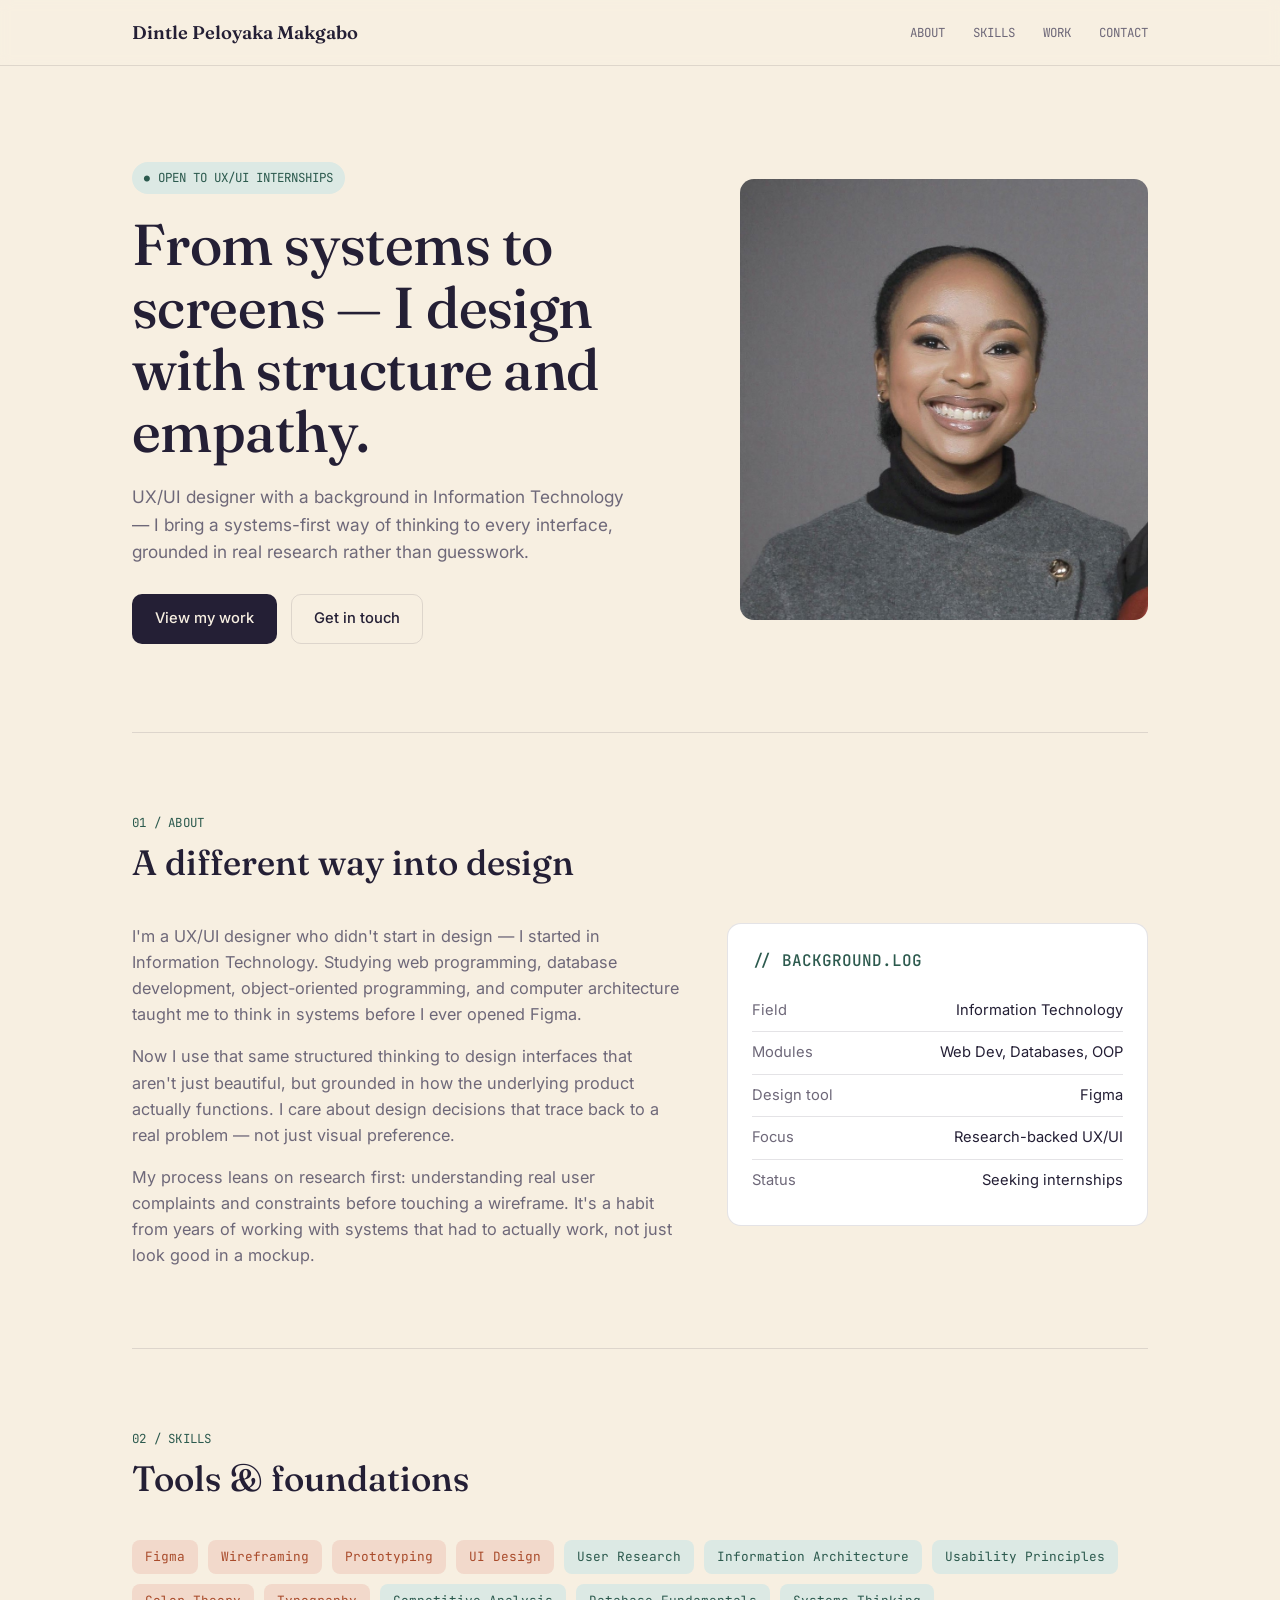
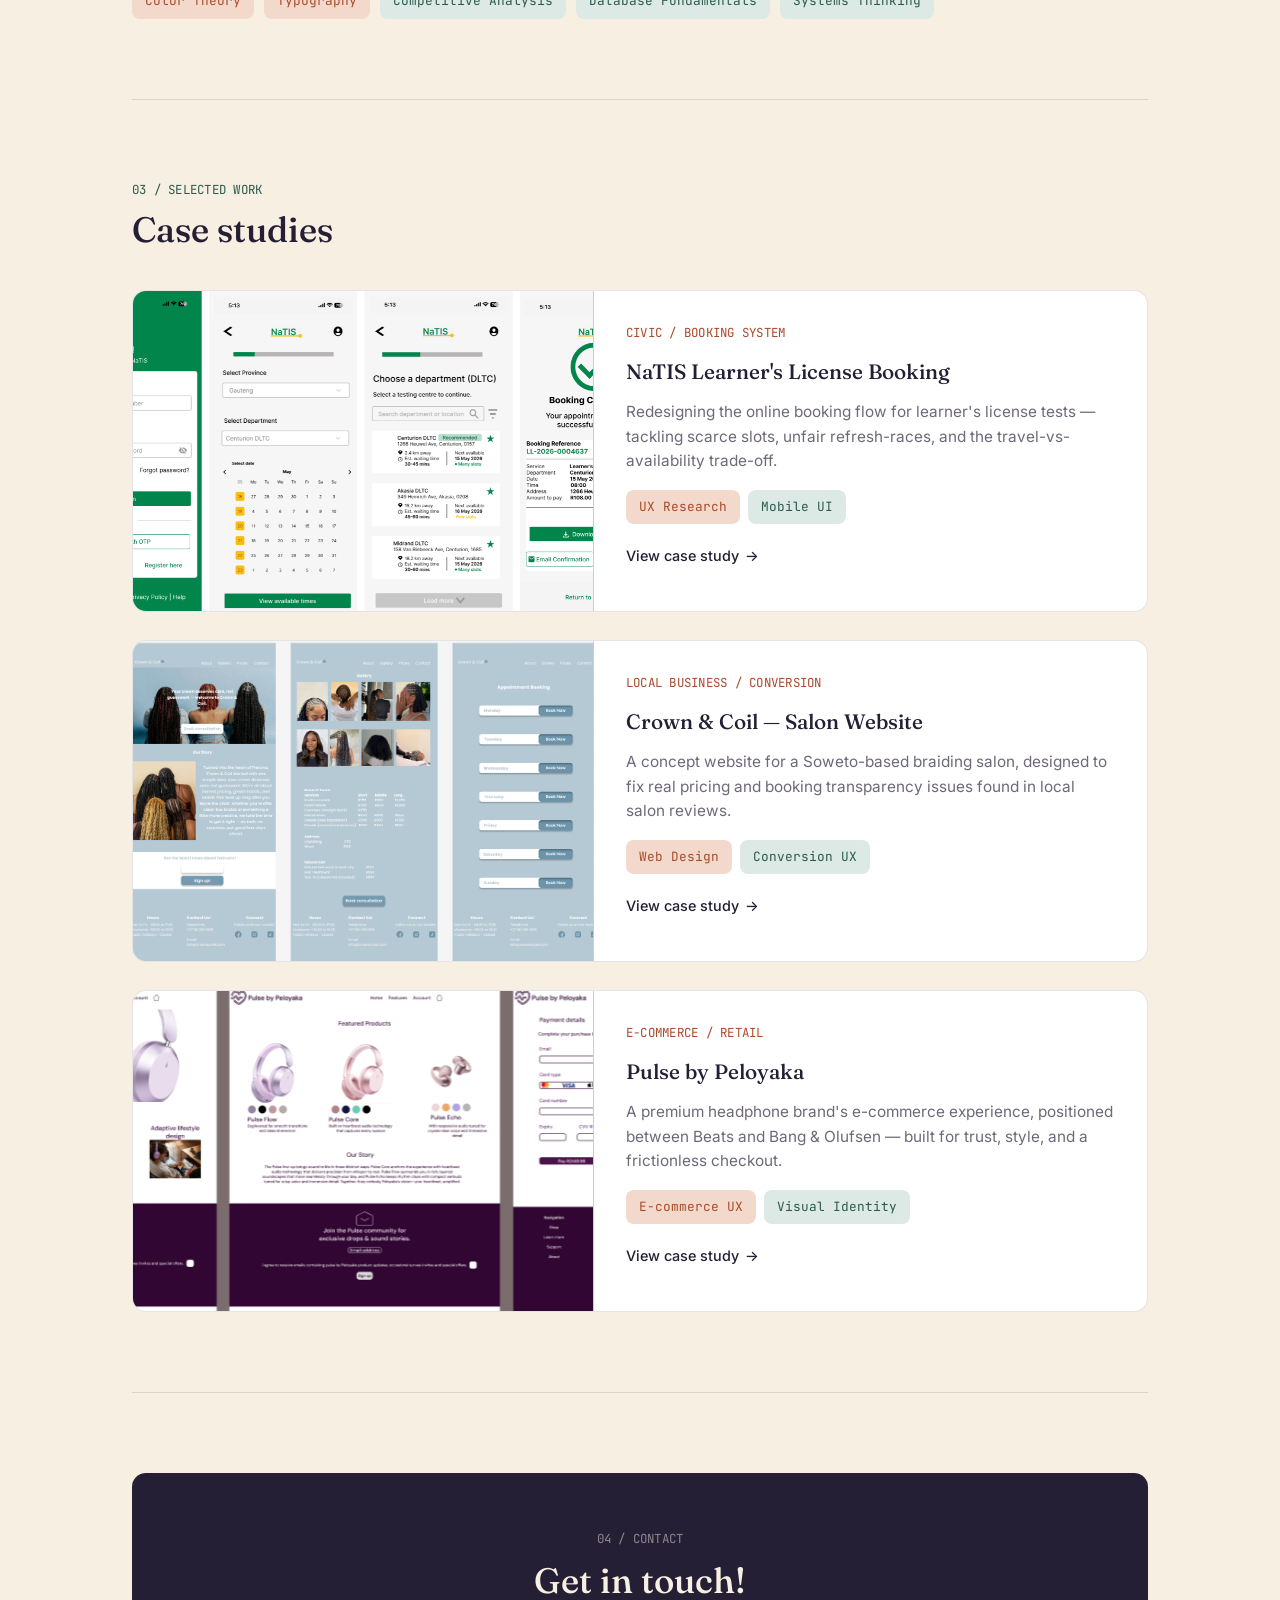
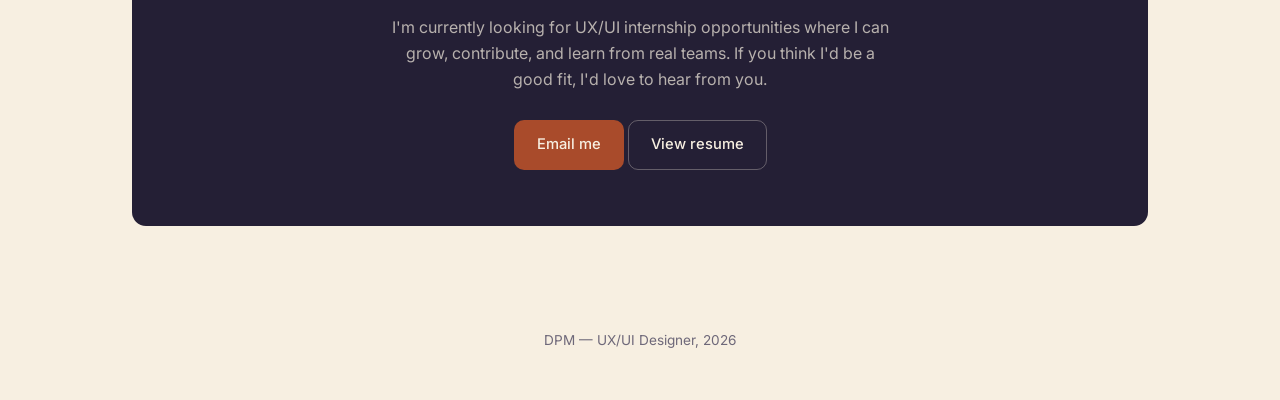
<file: DPM_Portfolio/index.html>
<!DOCTYPE html>
<html lang="en">
<head>
<meta charset="UTF-8">
<meta name="viewport" content="width=device-width, initial-scale=1.0">
<title>DPM — UX/UI Designer</title>
<link rel="icon" type="image/png" href="favicon_32.png">
<link rel="stylesheet" href="style.css">
</head>
<body>

<nav class="nav">
  <div class="nav-inner">
    <a href="index.html" class="nav-mark">Dintle Peloyaka Makgabo</a>
    <div class="nav-links">
      <a href="#about">ABOUT</a>
      <a href="#skills">SKILLS</a>
      <a href="#work">WORK</a>
      <a href="#contact">CONTACT</a>
    </div>
  </div>
</nav>

<div class="wrap">

  <section class="hero">
    <div>
      <span class="eyebrow">OPEN TO UX/UI INTERNSHIPS</span>
      <h1>From systems to screens — I design with structure and empathy.</h1>
      <p class="sub">UX/UI designer with a background in Information Technology — I bring a systems-first way of thinking to every interface, grounded in real research rather than guesswork.</p>
      <div class="actions">
        <a href="#work" class="btn btn-primary">View my work</a>
        <a href="#contact" class="btn btn-ghost">Get in touch</a>
      </div>
    </div>

    <div>
  <img src="DPM_Image.jpg" alt="Photo of Dintle Peloyaka Makgabo" style="width:100%; border-radius:14px; object-fit:cover;">
</div>
  </section>

  <hr class="divider">

  <section id="about">
    <div class="section-head">
      <span class="mono">01 / ABOUT</span>
      <h2>A different way into design</h2>
    </div>
    <div class="about-grid">
      <div class="about-body">
        <p>I'm a UX/UI designer who didn't start in design — I started in Information Technology. Studying web programming, database development, object-oriented programming, and computer architecture taught me to think in systems before I ever opened Figma.</p>
        <p>Now I use that same structured thinking to design interfaces that aren't just beautiful, but grounded in how the underlying product actually functions. I care about design decisions that trace back to a real problem — not just visual preference.</p>
        <p>My process leans on research first: understanding real user complaints and constraints before touching a wireframe. It's a habit from years of working with systems that had to actually work, not just look good in a mockup.</p>
      </div>
      <div class="stack-card">
        <h3>// BACKGROUND.LOG</h3>
        <div class="stack-row"><span>Field</span><span>Information Technology</span></div>
        <div class="stack-row"><span>Modules</span><span>Web Dev, Databases, OOP</span></div>
        <div class="stack-row"><span>Design tool</span><span>Figma</span></div>
        <div class="stack-row"><span>Focus</span><span>Research-backed UX/UI</span></div>
        <div class="stack-row"><span>Status</span><span>Seeking internships</span></div>
      </div>
    </div>
  </section>

  <hr class="divider">

  <section id="skills">
    <div class="section-head">
      <span class="mono">02 / SKILLS</span>
      <h2>Tools & foundations</h2>
    </div>
    <div class="tag-cloud">
      <span class="tag">Figma</span>
      <span class="tag">Wireframing</span>
      <span class="tag">Prototyping</span>
      <span class="tag">UI Design</span>
      <span class="tag alt">User Research</span>
      <span class="tag alt">Information Architecture</span>
      <span class="tag alt">Usability Principles</span>
      <span class="tag">Color Theory</span>
      <span class="tag">Typography</span>
      <span class="tag alt">Competitive Analysis</span>
      <span class="tag alt">Database Fundamentals</span>
      <span class="tag alt">Systems Thinking</span>
    </div>
  </section>

  <hr class="divider">

  <section id="work">
    <div class="section-head">
      <span class="mono">03 / SELECTED WORK</span>
      <h2>Case studies</h2>
    </div>

    <div class="projects-grid">

      <a href="case-natis.html" class="project-card">
       <div class="project-visual">
  <img src="LL_Overview.png" alt="C&C about page" style="width:100%; height:100%; object-fit:cover;">
  </div>
        <div class="project-body">
          <span class="mono">CIVIC / BOOKING SYSTEM</span>
          <h3>NaTIS Learner's License Booking</h3>
          <p class="desc">Redesigning the online booking flow for learner's license tests — tackling scarce slots, unfair refresh-races, and the travel-vs-availability trade-off.</p>
          <div class="project-tags">
            <span class="tag">UX Research</span>
            <span class="tag alt">Mobile UI</span>
          </div>
          <span class="project-link">View case study</span>
        </div>
      </a>

      <a href="case-crown-coil.html" class="project-card">
       <div class="project-visual">
  <img src="CC_Overview.png" alt="C&C about page" style="width:100%; height:100%; object-fit:cover;">
  </div>
        <div class="project-body">
          <span class="mono">LOCAL BUSINESS / CONVERSION</span>
          <h3>Crown &amp; Coil — Salon Website</h3>
          <p class="desc">A concept website for a Soweto-based braiding salon, designed to fix real pricing and booking transparency issues found in local salon reviews.</p>
          <div class="project-tags">
            <span class="tag">Web Design</span>
            <span class="tag alt">Conversion UX</span>
          </div>
          <span class="project-link">View case study</span>
        </div>
      </a>

      <a href="case-pulse.html" class="project-card">
        <div class="project-visual">
  <img src="Pulse_Overview.png" alt="Pulse by Peloyaka homepage" style="width:100%; height:100%; object-fit:cover;">
  </div>
        <div class="project-body">
          <span class="mono">E-COMMERCE / RETAIL</span>
          <h3>Pulse by Peloyaka</h3>
          <p class="desc">A premium headphone brand's e-commerce experience, positioned between Beats and Bang &amp; Olufsen — built for trust, style, and a frictionless checkout.</p>
          <div class="project-tags">
            <span class="tag">E-commerce UX</span>
            <span class="tag alt">Visual Identity</span>
          </div>
          <span class="project-link">View case study</span>
        </div>
      </a>

    </div>
  </section>

  <hr class="divider">

  <section id="contact">
    <div class="contact-card">
      <span class="mono" style="color: rgba(247,239,225,0.5); display:block; margin-bottom:12px;">04 / CONTACT</span>
      <h2>Get in touch!</h2>
      <p>I'm currently looking for UX/UI internship opportunities where I can grow, contribute, and learn from real teams. If you think I'd be a good fit, I'd love to hear from you.</p>
      <div class="actions">
        <a href="mailto:your.email@example.com" class="btn btn-primary">Email me</a>
        <a href="CV_DPM.pdf" class="btn btn-ghost">View resume</a>
      </div>
    </div>
  </section>

</div>

<footer>DPM — UX/UI Designer, 2026</footer>

</body>
</html>
</file>
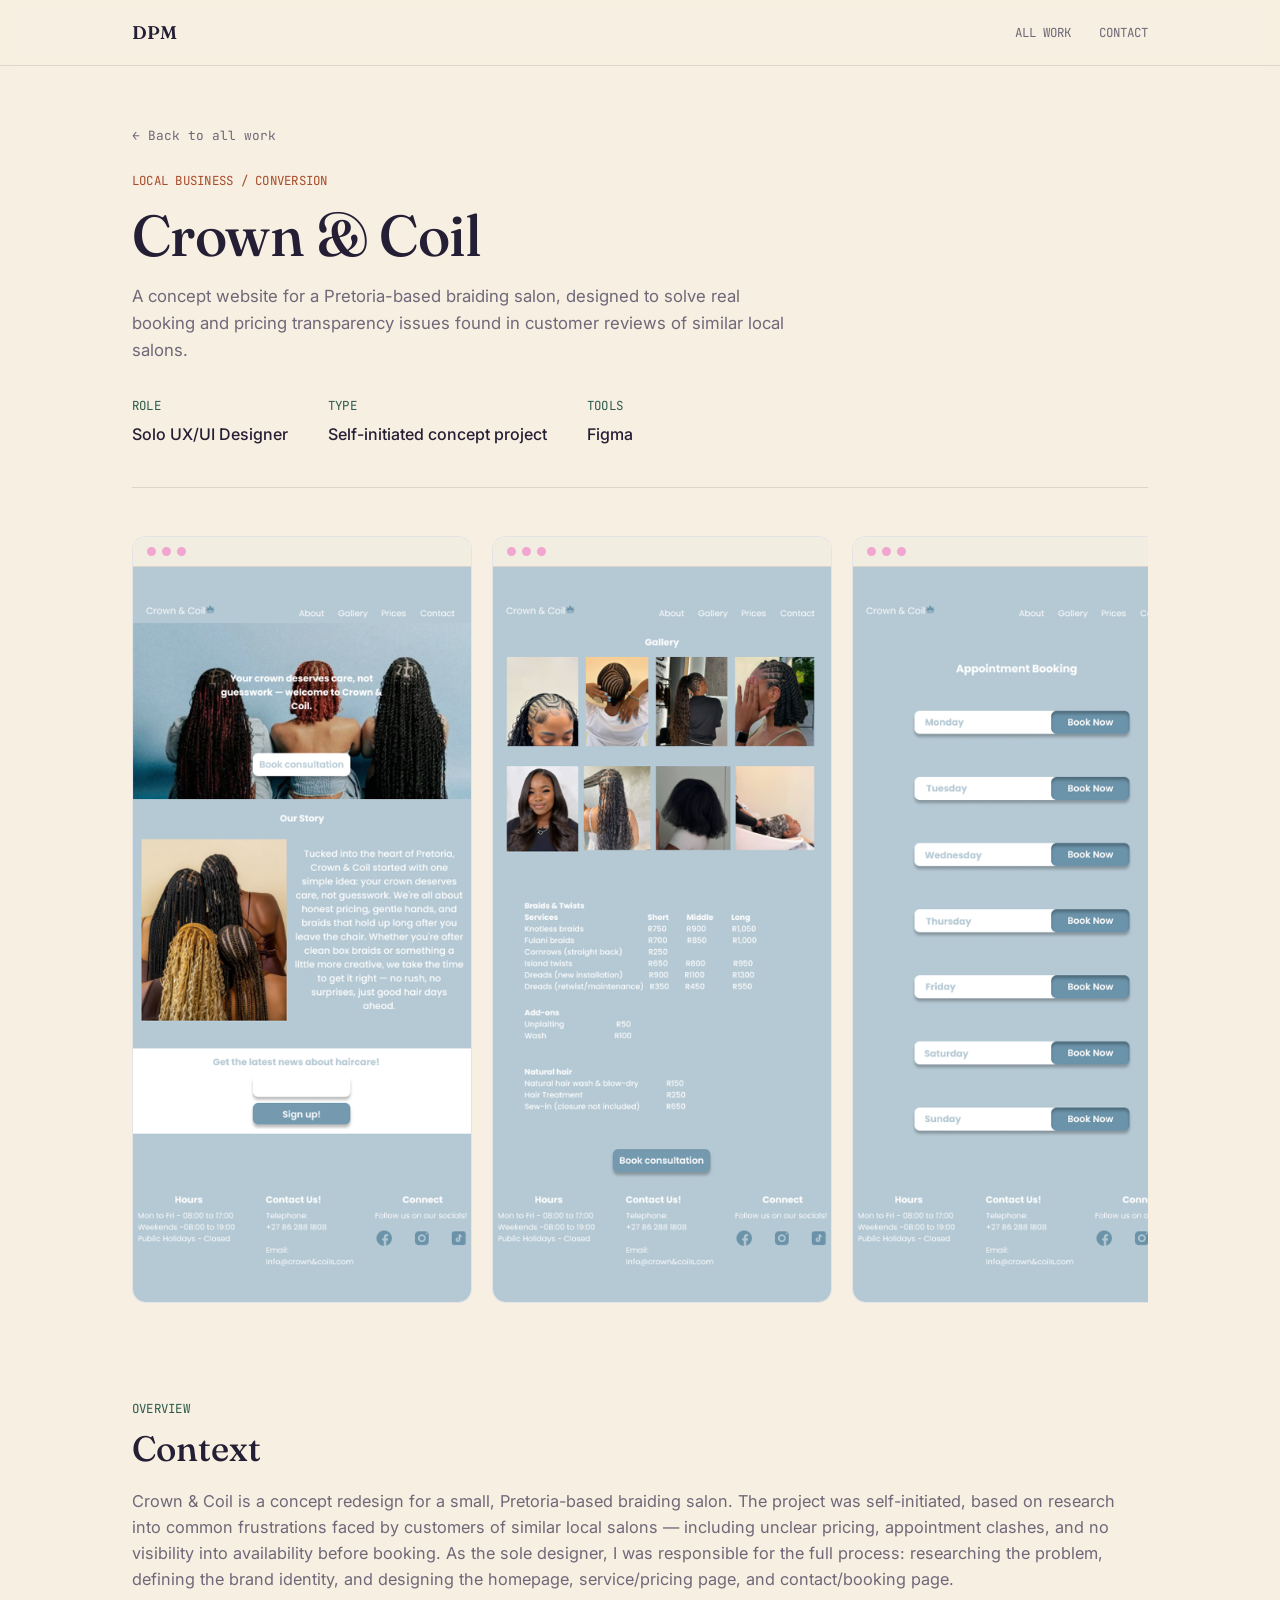
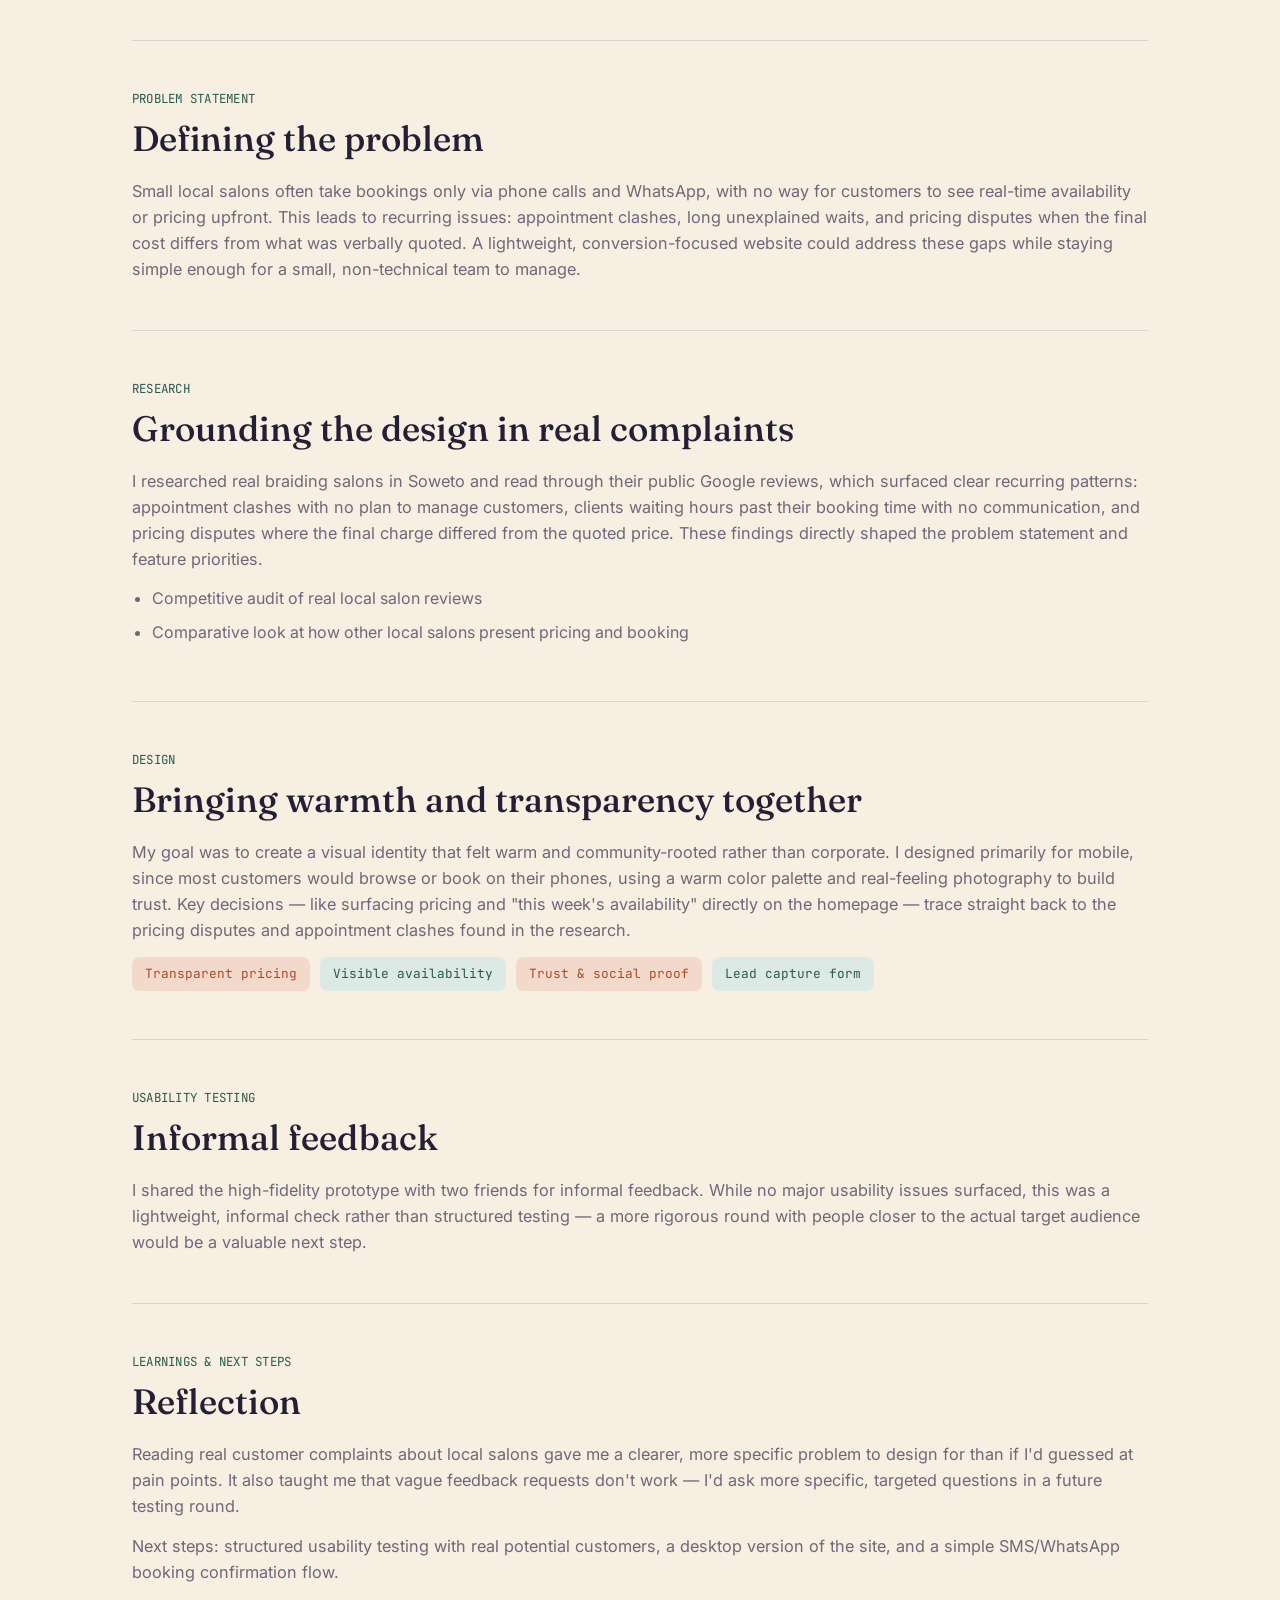
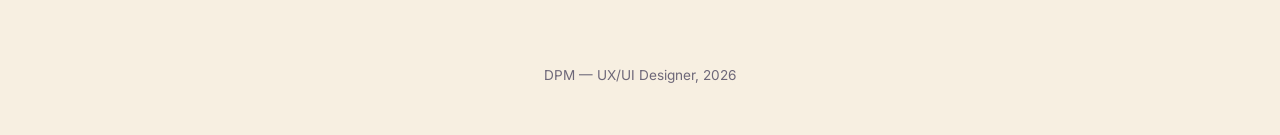
<file: DPM_Portfolio/case-crown-coil.html>
<!DOCTYPE html>
<html lang="en">
<head>
<meta charset="UTF-8">
<meta name="viewport" content="width=device-width, initial-scale=1.0">
<title>Crown & Coil — DPM</title>
<link rel="icon" type="image/png" href="favicon_32.png">
<link rel="stylesheet" href="style.css">
</head>
<body>

<nav class="nav">
  <div class="nav-inner">
    <a href="index.html" class="nav-mark">DPM</a>
    <div class="nav-links">
      <a href="index.html#work">ALL WORK</a>
      <a href="index.html#contact">CONTACT</a>
    </div>
  </div>
</nav>

<div class="wrap">

  <section class="case-hero">
    <a href="index.html#work" class="back-link">← Back to all work</a>
    <span class="mono">LOCAL BUSINESS / CONVERSION</span>
    <h1>Crown &amp; Coil</h1>
    <p class="sub">A concept website for a Pretoria-based braiding salon, designed to solve real booking and pricing transparency issues found in customer reviews of similar local salons.</p>

    <div class="meta-row">
      <div class="meta-item"><span class="mono">ROLE</span><p>Solo UX/UI Designer</p></div>
      <div class="meta-item"><span class="mono">TYPE</span><p>Self-initiated concept project</p></div>
      <div class="meta-item"><span class="mono">TOOLS</span><p>Figma</p></div>
    </div>
  </section>

 <div style="display:flex; gap:20px; overflow-x:auto; padding:8px 0; margin:40px 0;">

  <div style="min-width:340px; border:1px solid var(--border); border-radius:14px; overflow:hidden; background:#fff;">
    <div style="display:flex; gap:6px; padding:10px 14px; background:#f2ede1; border-bottom:1px solid var(--border);">
      <span style="width:9px;height:9px;border-radius:50%;background:#e0a; opacity:.3;"></span>
      <span style="width:9px;height:9px;border-radius:50%;background:#e0a; opacity:.3;"></span>
      <span style="width:9px;height:9px;border-radius:50%;background:#e0a; opacity:.3;"></span>
    </div>
    <img src="images_CC_About.png" alt="C&C About page" style="width:100%; display:block;">
  </div>

  <div style="min-width:340px; border:1px solid var(--border); border-radius:14px; overflow:hidden; background:#fff;">
    <div style="display:flex; gap:6px; padding:10px 14px; background:#f2ede1; border-bottom:1px solid var(--border);">
      <span style="width:9px;height:9px;border-radius:50%;background:#e0a; opacity:.3;"></span>
      <span style="width:9px;height:9px;border-radius:50%;background:#e0a; opacity:.3;"></span>
      <span style="width:9px;height:9px;border-radius:50%;background:#e0a; opacity:.3;"></span>
    </div>
    <img src="images_CC_Gallery.png" alt="C&C galery page" style="width:100%; display:block;">
  </div>

  <div style="min-width:340px; border:1px solid var(--border); border-radius:14px; overflow:hidden; background:#fff;">
    <div style="display:flex; gap:6px; padding:10px 14px; background:#f2ede1; border-bottom:1px solid var(--border);">
      <span style="width:9px;height:9px;border-radius:50%;background:#e0a; opacity:.3;"></span>
      <span style="width:9px;height:9px;border-radius:50%;background:#e0a; opacity:.3;"></span>
      <span style="width:9px;height:9px;border-radius:50%;background:#e0a; opacity:.3;"></span>
    </div>
    <img src="images_CC_Booking.png" alt="C&C booking page" style="width:100%; display:block;">
  </div>

</div>

  <section class="case-section">
    <span class="mono label">OVERVIEW</span>
    <h2>Context</h2>
    <p>Crown &amp; Coil is a concept redesign for a small, Pretoria-based braiding salon. The project was self-initiated, based on research into common frustrations faced by customers of similar local salons — including unclear pricing, appointment clashes, and no visibility into availability before booking. As the sole designer, I was responsible for the full process: researching the problem, defining the brand identity, and designing the homepage, service/pricing page, and contact/booking page.</p>
  </section>

  <section class="case-section">
    <span class="mono label">PROBLEM STATEMENT</span>
    <h2>Defining the problem</h2>
    <p>Small local salons often take bookings only via phone calls and WhatsApp, with no way for customers to see real-time availability or pricing upfront. This leads to recurring issues: appointment clashes, long unexplained waits, and pricing disputes when the final cost differs from what was verbally quoted. A lightweight, conversion-focused website could address these gaps while staying simple enough for a small, non-technical team to manage.</p>
  </section>

  <section class="case-section">
    <span class="mono label">RESEARCH</span>
    <h2>Grounding the design in real complaints</h2>
    <p>I researched real braiding salons in Soweto and read through their public Google reviews, which surfaced clear recurring patterns: appointment clashes with no plan to manage customers, clients waiting hours past their booking time with no communication, and pricing disputes where the final charge differed from the quoted price. These findings directly shaped the problem statement and feature priorities.</p>
    <ul>
      <li>Competitive audit of real local salon reviews</li>
      <li>Comparative look at how other local salons present pricing and booking</li>
    </ul>
  </section>

  <section class="case-section">
    <span class="mono label">DESIGN</span>
    <h2>Bringing warmth and transparency together</h2>
    <p>My goal was to create a visual identity that felt warm and community-rooted rather than corporate. I designed primarily for mobile, since most customers would browse or book on their phones, using a warm color palette and real-feeling photography to build trust. Key decisions — like surfacing pricing and "this week's availability" directly on the homepage — trace straight back to the pricing disputes and appointment clashes found in the research.</p>
    <div class="pill-list">
      <span class="tag">Transparent pricing</span>
      <span class="tag alt">Visible availability</span>
      <span class="tag">Trust &amp; social proof</span>
      <span class="tag alt">Lead capture form</span>
    </div>
  </section>

  <section class="case-section">
    <span class="mono label">USABILITY TESTING</span>
    <h2>Informal feedback</h2>
    <p>I shared the high-fidelity prototype with two friends for informal feedback. While no major usability issues surfaced, this was a lightweight, informal check rather than structured testing — a more rigorous round with people closer to the actual target audience would be a valuable next step.</p>
  </section>

  <section class="case-section">
    <span class="mono label">LEARNINGS &amp; NEXT STEPS</span>
    <h2>Reflection</h2>
    <p>Reading real customer complaints about local salons gave me a clearer, more specific problem to design for than if I'd guessed at pain points. It also taught me that vague feedback requests don't work — I'd ask more specific, targeted questions in a future testing round.</p>
    <p>Next steps: structured usability testing with real potential customers, a desktop version of the site, and a simple SMS/WhatsApp booking confirmation flow.</p>
  </section>

</div>

<footer>DPM — UX/UI Designer, 2026</footer>

</body>
</html>
</file>
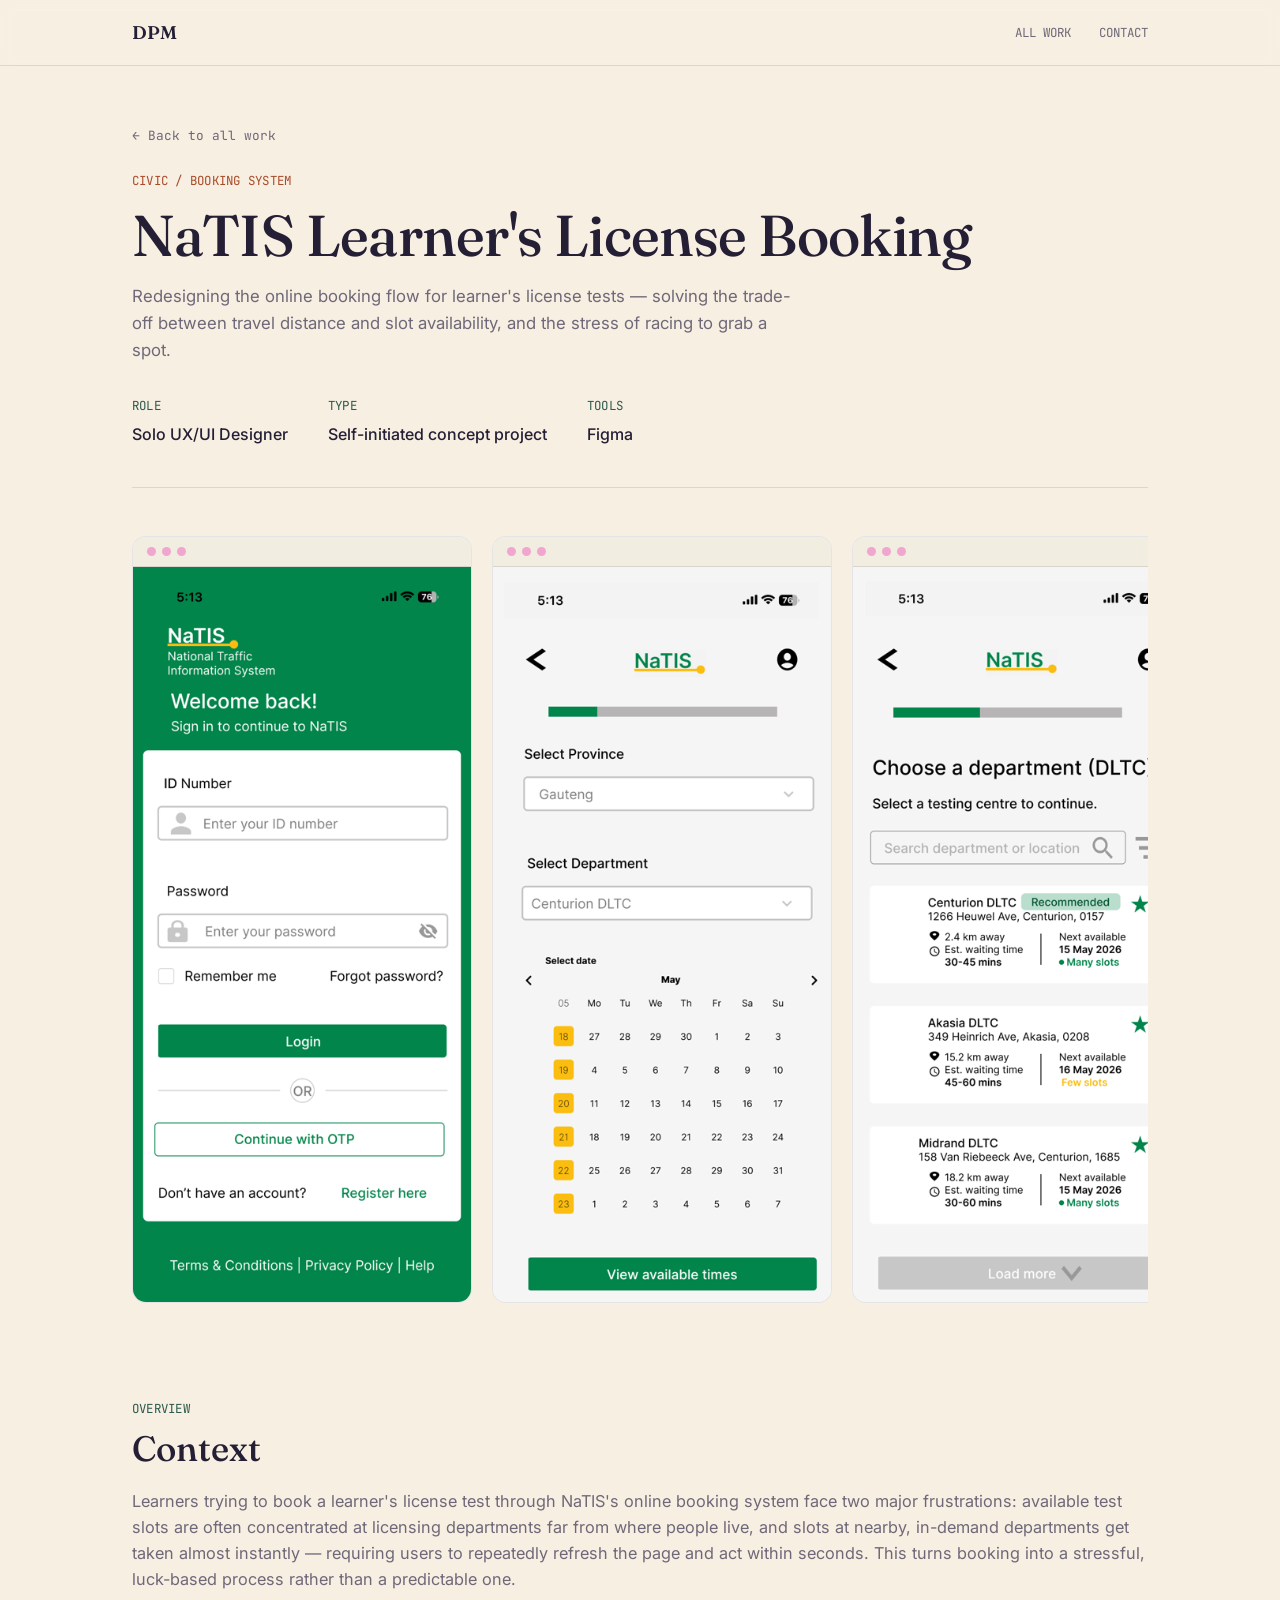
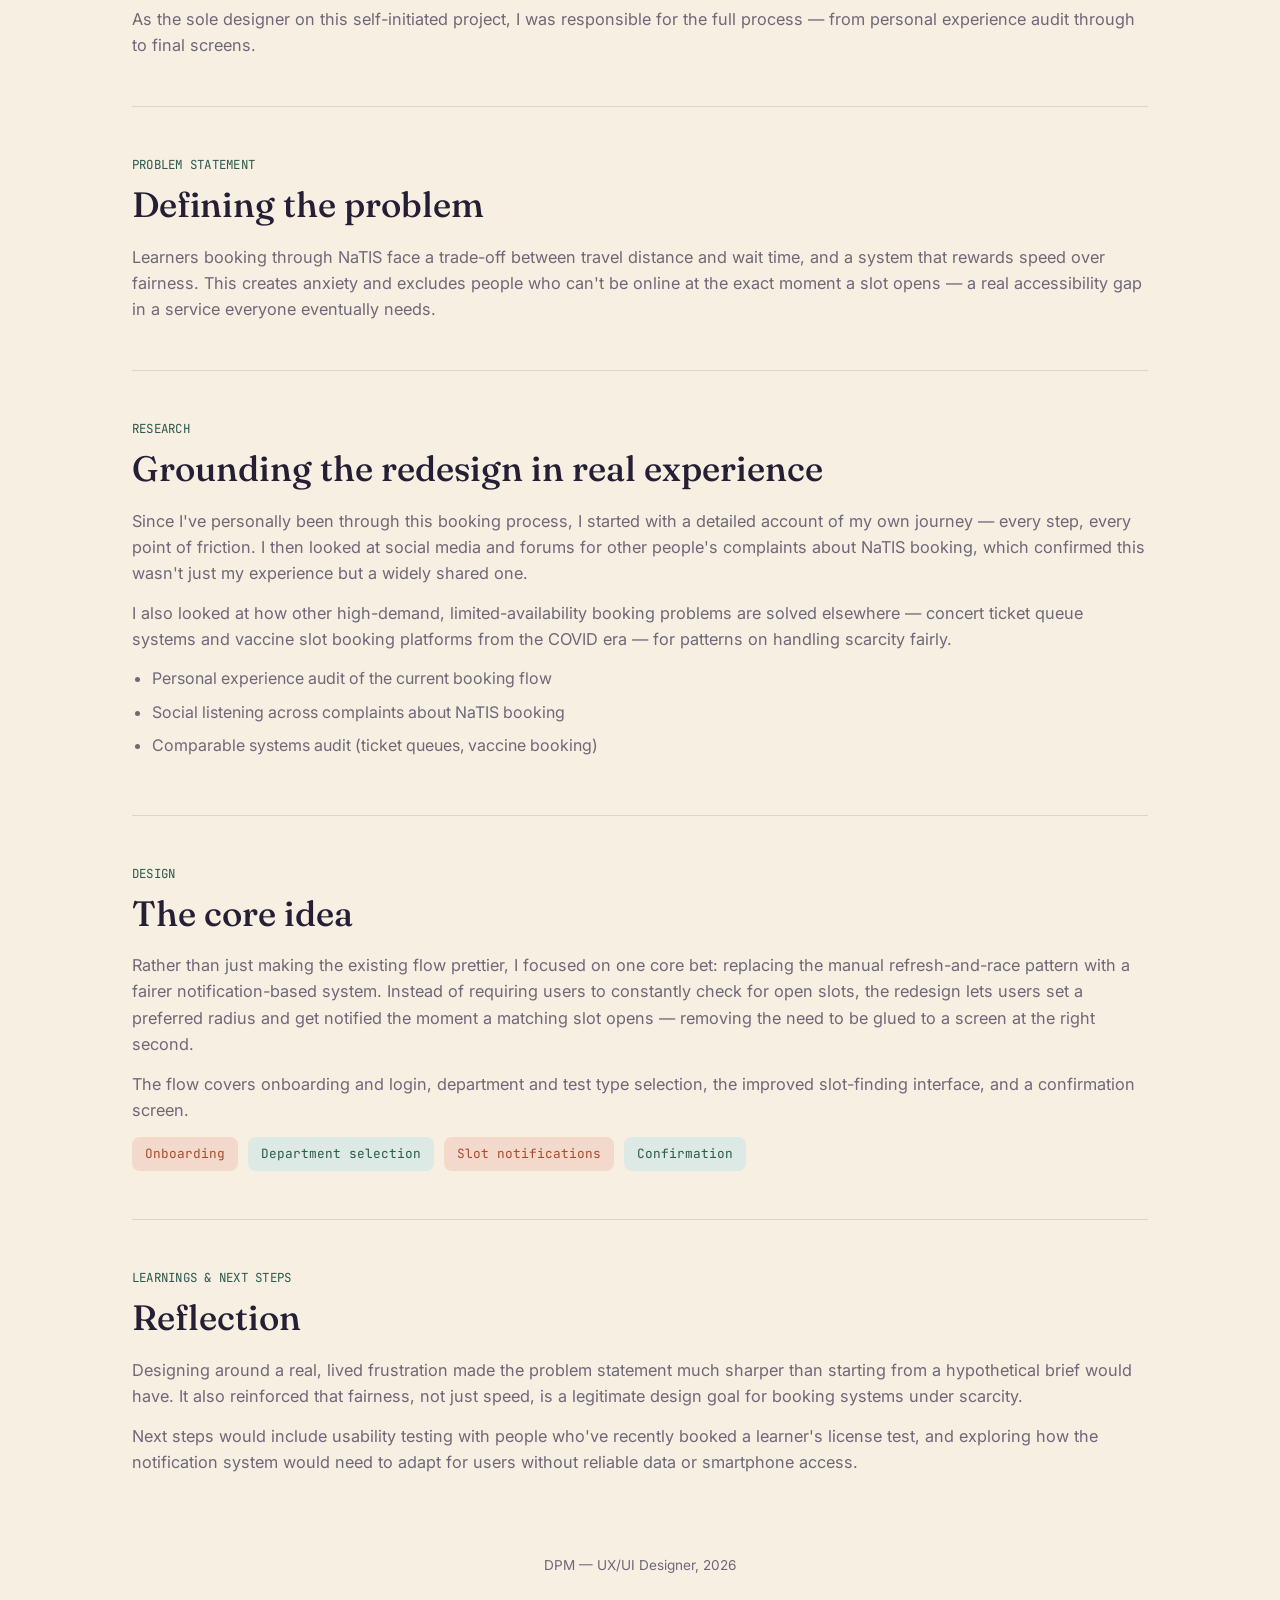
<file: DPM_Portfolio/case-natis.html>
<!DOCTYPE html>
<html lang="en">
<head>
<meta charset="UTF-8">
<meta name="viewport" content="width=device-width, initial-scale=1.0">
<title>NaTIS Booking Redesign — DPM</title>
<link rel="icon" type="image/png" href="favicon_32.png">
<link rel="stylesheet" href="style.css">
</head>
<body>

<nav class="nav">
  <div class="nav-inner">
    <a href="index.html" class="nav-mark">DPM</a>
    <div class="nav-links">
      <a href="index.html#work">ALL WORK</a>
      <a href="index.html#contact">CONTACT</a>
    </div>
  </div>
</nav>

<div class="wrap">

  <section class="case-hero">
    <a href="index.html#work" class="back-link">← Back to all work</a>
    <span class="mono">CIVIC / BOOKING SYSTEM</span>
    <h1>NaTIS Learner's License Booking</h1>
    <p class="sub">Redesigning the online booking flow for learner's license tests — solving the trade-off between travel distance and slot availability, and the stress of racing to grab a spot.</p>

    <div class="meta-row">
      <div class="meta-item"><span class="mono">ROLE</span><p>Solo UX/UI Designer</p></div>
      <div class="meta-item"><span class="mono">TYPE</span><p>Self-initiated concept project</p></div>
      <div class="meta-item"><span class="mono">TOOLS</span><p>Figma</p></div>
    </div>
  </section>

  <div style="display:flex; gap:20px; overflow-x:auto; padding:8px 0; margin:40px 0;">

  <div style="min-width:340px; border:1px solid var(--border); border-radius:14px; overflow:hidden; background:#fff;">
    <div style="display:flex; gap:6px; padding:10px 14px; background:#f2ede1; border-bottom:1px solid var(--border);">
      <span style="width:9px;height:9px;border-radius:50%;background:#e0a; opacity:.3;"></span>
      <span style="width:9px;height:9px;border-radius:50%;background:#e0a; opacity:.3;"></span>
      <span style="width:9px;height:9px;border-radius:50%;background:#e0a; opacity:.3;"></span>
    </div>
    <img src="LL_Login.png" alt="Pulse homepage" style="width:100%; display:block;">
  </div>

  <div style="min-width:340px; border:1px solid var(--border); border-radius:14px; overflow:hidden; background:#fff;">
    <div style="display:flex; gap:6px; padding:10px 14px; background:#f2ede1; border-bottom:1px solid var(--border);">
      <span style="width:9px;height:9px;border-radius:50%;background:#e0a; opacity:.3;"></span>
      <span style="width:9px;height:9px;border-radius:50%;background:#e0a; opacity:.3;"></span>
      <span style="width:9px;height:9px;border-radius:50%;background:#e0a; opacity:.3;"></span>
    </div>
    <img src="LL_Department.png" alt="Pulse features page" style="width:100%; display:block;">
  </div>

  <div style="min-width:340px; border:1px solid var(--border); border-radius:14px; overflow:hidden; background:#fff;">
    <div style="display:flex; gap:6px; padding:10px 14px; background:#f2ede1; border-bottom:1px solid var(--border);">
      <span style="width:9px;height:9px;border-radius:50%;background:#e0a; opacity:.3;"></span>
      <span style="width:9px;height:9px;border-radius:50%;background:#e0a; opacity:.3;"></span>
      <span style="width:9px;height:9px;border-radius:50%;background:#e0a; opacity:.3;"></span>
    </div>
    <img src="LL_SlotFinder.png" alt="Pulse checkout page" style="width:100%; display:block;">
  </div>

<div style="min-width:340px; border:1px solid var(--border); border-radius:14px; overflow:hidden; background:#fff;">
    <div style="display:flex; gap:6px; padding:10px 14px; background:#f2ede1; border-bottom:1px solid var(--border);">
      <span style="width:9px;height:9px;border-radius:50%;background:#e0a; opacity:.3;"></span>
      <span style="width:9px;height:9px;border-radius:50%;background:#e0a; opacity:.3;"></span>
      <span style="width:9px;height:9px;border-radius:50%;background:#e0a; opacity:.3;"></span>
    </div>
    <img src="LL_Confirmation.png" alt="Pulse checkout page" style="width:100%; display:block;">
  </div>

</div>

  <section class="case-section">
    <span class="mono label">OVERVIEW</span>
    <h2>Context</h2>
    <p>Learners trying to book a learner's license test through NaTIS's online booking system face two major frustrations: available test slots are often concentrated at licensing departments far from where people live, and slots at nearby, in-demand departments get taken almost instantly — requiring users to repeatedly refresh the page and act within seconds. This turns booking into a stressful, luck-based process rather than a predictable one.</p>
    <p>As the sole designer on this self-initiated project, I was responsible for the full process — from personal experience audit through to final screens.</p>
  </section>

  <section class="case-section">
    <span class="mono label">PROBLEM STATEMENT</span>
    <h2>Defining the problem</h2>
    <p>Learners booking through NaTIS face a trade-off between travel distance and wait time, and a system that rewards speed over fairness. This creates anxiety and excludes people who can't be online at the exact moment a slot opens — a real accessibility gap in a service everyone eventually needs.</p>
  </section>

  <section class="case-section">
    <span class="mono label">RESEARCH</span>
    <h2>Grounding the redesign in real experience</h2>
    <p>Since I've personally been through this booking process, I started with a detailed account of my own journey — every step, every point of friction. I then looked at social media and forums for other people's complaints about NaTIS booking, which confirmed this wasn't just my experience but a widely shared one.</p>
    <p>I also looked at how other high-demand, limited-availability booking problems are solved elsewhere — concert ticket queue systems and vaccine slot booking platforms from the COVID era — for patterns on handling scarcity fairly.</p>
    <ul>
      <li>Personal experience audit of the current booking flow</li>
      <li>Social listening across complaints about NaTIS booking</li>
      <li>Comparable systems audit (ticket queues, vaccine booking)</li>
    </ul>
  </section>

  <section class="case-section">
    <span class="mono label">DESIGN</span>
    <h2>The core idea</h2>
    <p>Rather than just making the existing flow prettier, I focused on one core bet: replacing the manual refresh-and-race pattern with a fairer notification-based system. Instead of requiring users to constantly check for open slots, the redesign lets users set a preferred radius and get notified the moment a matching slot opens — removing the need to be glued to a screen at the right second.</p>
    <p>The flow covers onboarding and login, department and test type selection, the improved slot-finding interface, and a confirmation screen.</p>
    <div class="pill-list">
      <span class="tag">Onboarding</span>
      <span class="tag alt">Department selection</span>
      <span class="tag">Slot notifications</span>
      <span class="tag alt">Confirmation</span>
    </div>
  </section>

  <section class="case-section">
    <span class="mono label">LEARNINGS &amp; NEXT STEPS</span>
    <h2>Reflection</h2>
    <p>Designing around a real, lived frustration made the problem statement much sharper than starting from a hypothetical brief would have. It also reinforced that fairness, not just speed, is a legitimate design goal for booking systems under scarcity.</p>
    <p>Next steps would include usability testing with people who've recently booked a learner's license test, and exploring how the notification system would need to adapt for users without reliable data or smartphone access.</p>
  </section>

</div>

<footer>DPM — UX/UI Designer, 2026</footer>

</body>
</html>
</file>
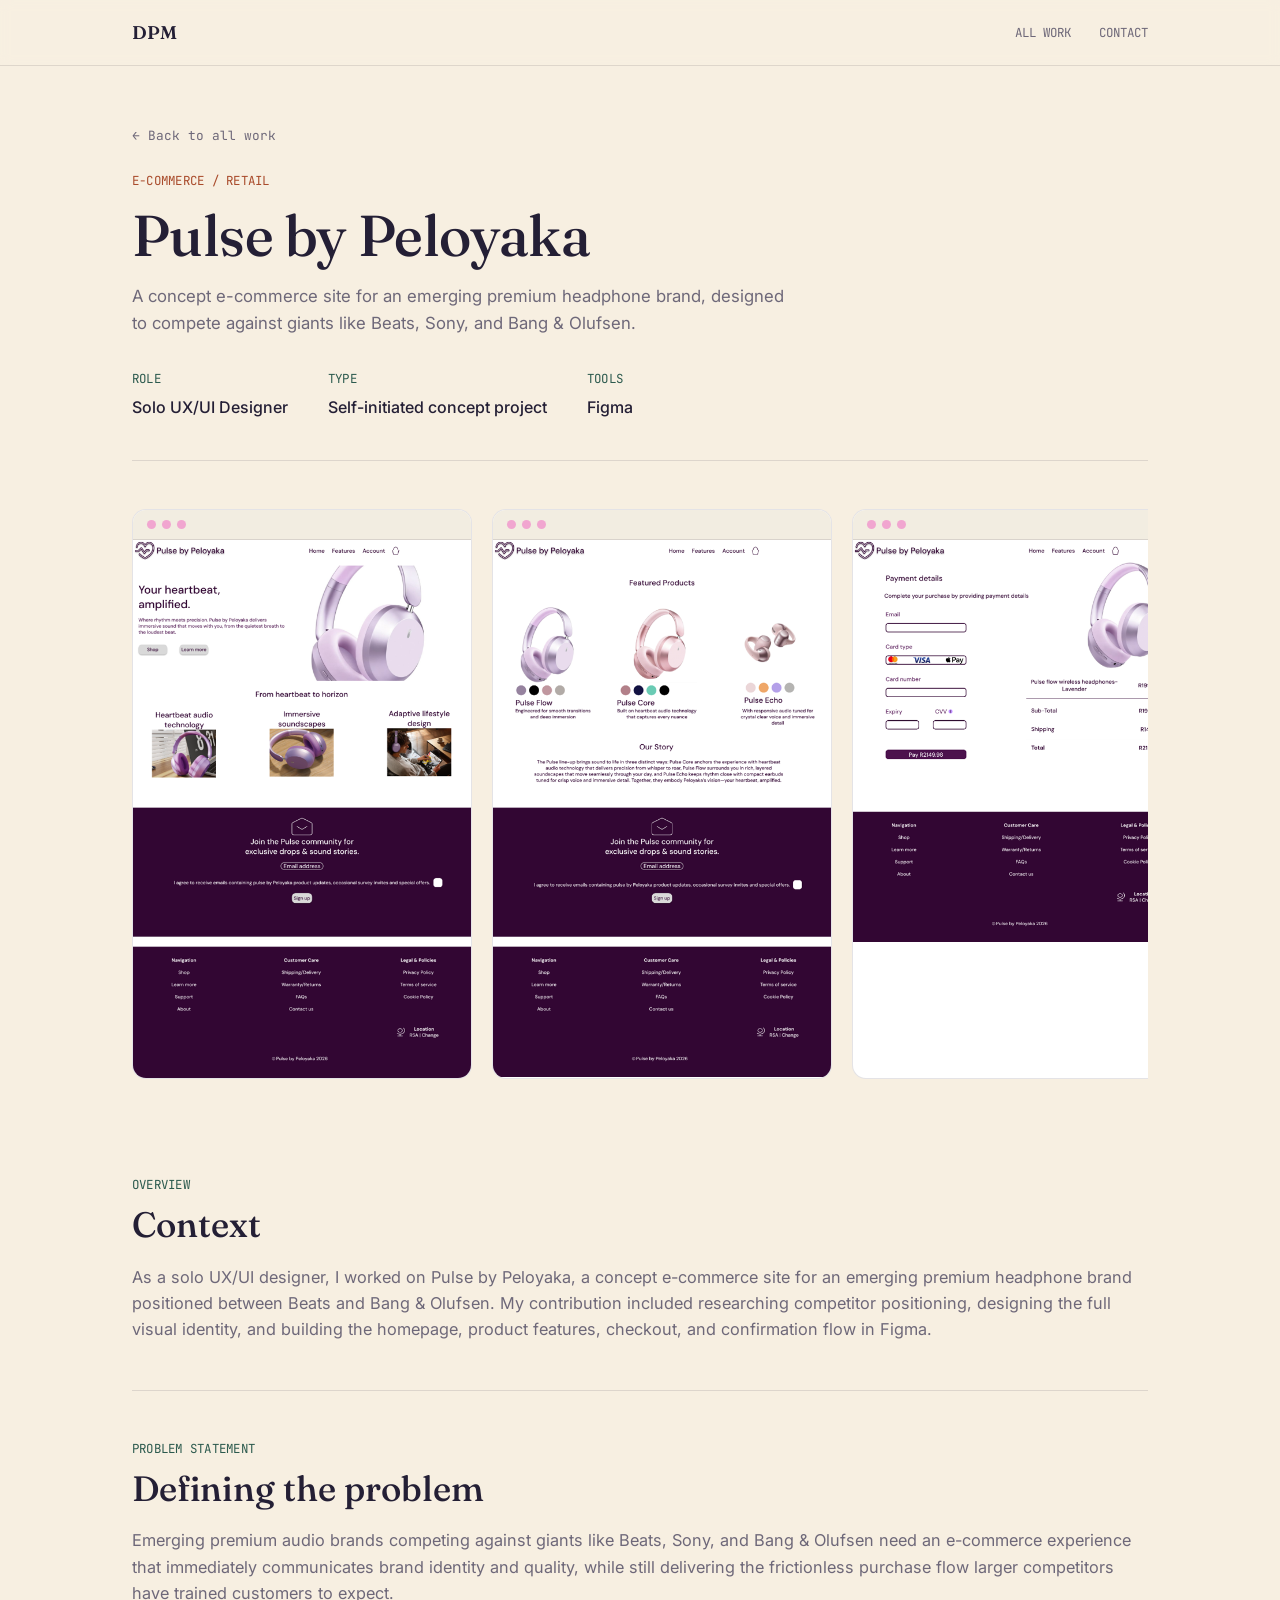
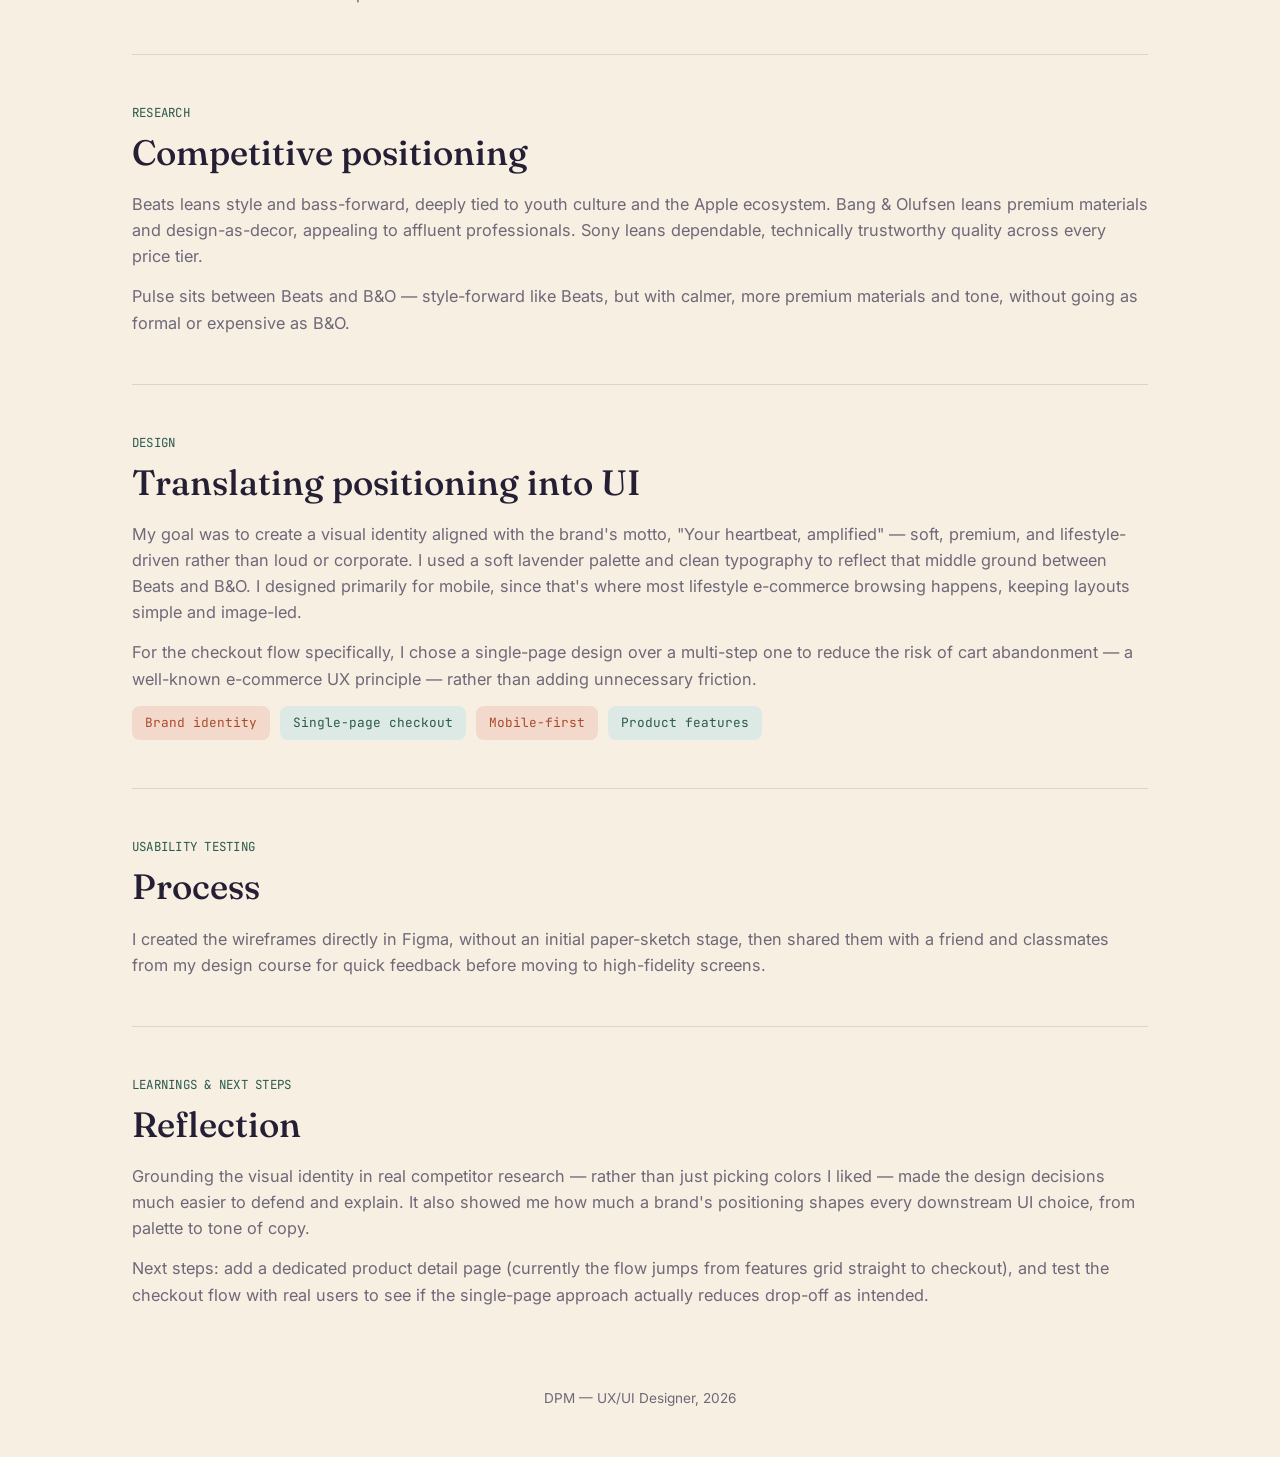
<file: DPM_Portfolio/case-pulse.html>
<!DOCTYPE html>
<html lang="en">
<head>
<meta charset="UTF-8">
<meta name="viewport" content="width=device-width, initial-scale=1.0">
<title>Pulse by Peloyaka — DPM</title>
<link rel="icon" type="image/png" href="favicon_32.png">
<link rel="stylesheet" href="style.css">
</head>
<body>

<nav class="nav">
  <div class="nav-inner">
    <a href="index.html" class="nav-mark">DPM</a>
    <div class="nav-links">
      <a href="index.html#work">ALL WORK</a>
      <a href="index.html#contact">CONTACT</a>
    </div>
  </div>
</nav>

<div class="wrap">

  <section class="case-hero">
    <a href="index.html#work" class="back-link">← Back to all work</a>
    <span class="mono">E-COMMERCE / RETAIL</span>
    <h1>Pulse by Peloyaka</h1>
    <p class="sub">A concept e-commerce site for an emerging premium headphone brand, designed to compete against giants like Beats, Sony, and Bang &amp; Olufsen.</p>

    <div class="meta-row">
      <div class="meta-item"><span class="mono">ROLE</span><p>Solo UX/UI Designer</p></div>
      <div class="meta-item"><span class="mono">TYPE</span><p>Self-initiated concept project</p></div>
      <div class="meta-item"><span class="mono">TOOLS</span><p>Figma</p></div>
    </div>
  </section>

<div style="display:flex; gap:20px; overflow-x:auto; padding:8px 0; margin:40px 0;">

  <div style="min-width:340px; border:1px solid var(--border); border-radius:14px; overflow:hidden; background:#fff;">
    <div style="display:flex; gap:6px; padding:10px 14px; background:#f2ede1; border-bottom:1px solid var(--border);">
      <span style="width:9px;height:9px;border-radius:50%;background:#e0a; opacity:.3;"></span>
      <span style="width:9px;height:9px;border-radius:50%;background:#e0a; opacity:.3;"></span>
      <span style="width:9px;height:9px;border-radius:50%;background:#e0a; opacity:.3;"></span>
    </div>
    <img src="images_pulse-homepage.png" alt="Pulse homepage" style="width:100%; display:block;">
  </div>

  <div style="min-width:340px; border:1px solid var(--border); border-radius:14px; overflow:hidden; background:#fff;">
    <div style="display:flex; gap:6px; padding:10px 14px; background:#f2ede1; border-bottom:1px solid var(--border);">
      <span style="width:9px;height:9px;border-radius:50%;background:#e0a; opacity:.3;"></span>
      <span style="width:9px;height:9px;border-radius:50%;background:#e0a; opacity:.3;"></span>
      <span style="width:9px;height:9px;border-radius:50%;background:#e0a; opacity:.3;"></span>
    </div>
    <img src="images_pulse-features.png" alt="Pulse features page" style="width:100%; display:block;">
  </div>

  <div style="min-width:340px; border:1px solid var(--border); border-radius:14px; overflow:hidden; background:#fff;">
    <div style="display:flex; gap:6px; padding:10px 14px; background:#f2ede1; border-bottom:1px solid var(--border);">
      <span style="width:9px;height:9px;border-radius:50%;background:#e0a; opacity:.3;"></span>
      <span style="width:9px;height:9px;border-radius:50%;background:#e0a; opacity:.3;"></span>
      <span style="width:9px;height:9px;border-radius:50%;background:#e0a; opacity:.3;"></span>
    </div>
    <img src="image_pulse-checkout.png" alt="Pulse checkout page" style="width:100%; display:block;">
  </div>

</div>

  <section class="case-section">
    <span class="mono label">OVERVIEW</span>
    <h2>Context</h2>
    <p>As a solo UX/UI designer, I worked on Pulse by Peloyaka, a concept e-commerce site for an emerging premium headphone brand positioned between Beats and Bang &amp; Olufsen. My contribution included researching competitor positioning, designing the full visual identity, and building the homepage, product features, checkout, and confirmation flow in Figma.</p>
  </section>

  <section class="case-section">
    <span class="mono label">PROBLEM STATEMENT</span>
    <h2>Defining the problem</h2>
    <p>Emerging premium audio brands competing against giants like Beats, Sony, and Bang &amp; Olufsen need an e-commerce experience that immediately communicates brand identity and quality, while still delivering the frictionless purchase flow larger competitors have trained customers to expect.</p>
  </section>

  <section class="case-section">
    <span class="mono label">RESEARCH</span>
    <h2>Competitive positioning</h2>
    <p>Beats leans style and bass-forward, deeply tied to youth culture and the Apple ecosystem. Bang &amp; Olufsen leans premium materials and design-as-decor, appealing to affluent professionals. Sony leans dependable, technically trustworthy quality across every price tier.</p>
    <p>Pulse sits between Beats and B&amp;O — style-forward like Beats, but with calmer, more premium materials and tone, without going as formal or expensive as B&amp;O.</p>
  </section>

  <section class="case-section">
    <span class="mono label">DESIGN</span>
    <h2>Translating positioning into UI</h2>
    <p>My goal was to create a visual identity aligned with the brand's motto, "Your heartbeat, amplified" — soft, premium, and lifestyle-driven rather than loud or corporate. I used a soft lavender palette and clean typography to reflect that middle ground between Beats and B&amp;O. I designed primarily for mobile, since that's where most lifestyle e-commerce browsing happens, keeping layouts simple and image-led.</p>
    <p>For the checkout flow specifically, I chose a single-page design over a multi-step one to reduce the risk of cart abandonment — a well-known e-commerce UX principle — rather than adding unnecessary friction.</p>
    <div class="pill-list">
      <span class="tag">Brand identity</span>
      <span class="tag alt">Single-page checkout</span>
      <span class="tag">Mobile-first</span>
      <span class="tag alt">Product features</span>
    </div>
  </section>

  <section class="case-section">
    <span class="mono label">USABILITY TESTING</span>
    <h2>Process</h2>
    <p>I created the wireframes directly in Figma, without an initial paper-sketch stage, then shared them with a friend and classmates from my design course for quick feedback before moving to high-fidelity screens.</p>
  </section>

  <section class="case-section">
    <span class="mono label">LEARNINGS &amp; NEXT STEPS</span>
    <h2>Reflection</h2>
    <p>Grounding the visual identity in real competitor research — rather than just picking colors I liked — made the design decisions much easier to defend and explain. It also showed me how much a brand's positioning shapes every downstream UI choice, from palette to tone of copy.</p>
    <p>Next steps: add a dedicated product detail page (currently the flow jumps from features grid straight to checkout), and test the checkout flow with real users to see if the single-page approach actually reduces drop-off as intended.</p>
  </section>

</div>

<footer>DPM — UX/UI Designer, 2026</footer>

</body>
</html>
</file>
<file: DPM_Portfolio/style.css>
@import url('https://fonts.googleapis.com/css2?family=Fraunces:ital,opsz,wght@0,9..144,400;0,9..144,500;0,9..144,600;1,9..144,500&family=Inter:wght@400;500;600&family=JetBrains+Mono:wght@400;500&display=swap');

:root {
  --bg: #F7EFE1;
  --card: #FFFFFF;
  --ink: #241F35;
  --muted: #6E6879;
  --clay: #A94B2B;
  --clay-soft: #F2D9CB;
  --teal: #2C5A4E;
  --teal-soft: #DCE9E4;
  --border: rgba(36, 31, 53, 0.12);
  --radius: 14px;
}

* { box-sizing: border-box; }

html { scroll-behavior: smooth; }

body {
  margin: 0;
  background: var(--bg);
  color: var(--ink);
  font-family: 'Inter', sans-serif;
  font-size: 16px;
  line-height: 1.6;
  -webkit-font-smoothing: antialiased;
}

h1, h2, h3 { font-family: 'Fraunces', serif; font-weight: 500; margin: 0; }
h1 { font-size: clamp(2.4rem, 5vw, 3.6rem); line-height: 1.08; letter-spacing: -0.01em; }
h2 { font-size: clamp(1.7rem, 3vw, 2.2rem); line-height: 1.15; }
h3 { font-size: 1.3rem; }

p { margin: 0; }

a { color: inherit; text-decoration: none; }

.mono {
  font-family: 'JetBrains Mono', monospace;
  font-size: 0.78rem;
  letter-spacing: 0.02em;
}

.wrap {
  max-width: 1080px;
  margin: 0 auto;
  padding: 0 32px;
}

/* NAV */
.nav {
  position: sticky;
  top: 0;
  z-index: 20;
  background: rgba(247, 239, 225, 0.88);
  backdrop-filter: blur(6px);
  border-bottom: 1px solid var(--border);
}
.nav-inner {
  max-width: 1080px;
  margin: 0 auto;
  padding: 18px 32px;
  display: flex;
  align-items: center;
  justify-content: space-between;
}
.nav-mark {
  font-family: 'Fraunces', serif;
  font-weight: 600;
  font-size: 1.15rem;
}
.nav-links { display: flex; gap: 28px; }
.nav-links a {
  font-family: 'JetBrains Mono', monospace;
  font-size: 0.78rem;
  color: var(--muted);
  transition: color 0.15s ease;
}
.nav-links a:hover { color: var(--clay); }

/* HERO */
.hero {
  padding: 96px 0 80px;
  display: grid;
  grid-template-columns: 1.15fr 0.85fr;
  gap: 56px;
  align-items: center;
}
.eyebrow {
  display: inline-flex;
  align-items: center;
  gap: 8px;
  font-family: 'JetBrains Mono', monospace;
  font-size: 0.78rem;
  color: var(--teal);
  background: var(--teal-soft);
  padding: 6px 12px;
  border-radius: 20px;
  margin-bottom: 20px;
}
.eyebrow::before { content: '●'; font-size: 0.6rem; }
.hero h1 { margin-bottom: 20px; }
.hero .sub {
  color: var(--muted);
  font-size: 1.08rem;
  max-width: 46ch;
  margin-bottom: 28px;
}
.hero .actions { display: flex; gap: 14px; flex-wrap: wrap; }

.btn {
  display: inline-flex;
  align-items: center;
  gap: 8px;
  padding: 12px 22px;
  border-radius: 10px;
  font-size: 0.92rem;
  font-weight: 500;
  border: 1px solid transparent;
  cursor: pointer;
  transition: transform 0.15s ease, background 0.15s ease;
}
.btn-primary { background: var(--ink); color: var(--bg); }
.btn-primary:hover { transform: translateY(-1px); background: var(--clay); }
.btn-ghost { border-color: var(--border); color: var(--ink); background: transparent; }
.btn-ghost:hover { border-color: var(--ink); }

/* TERMINAL CARD — signature element */
.terminal {
  background: var(--ink);
  border-radius: var(--radius);
  padding: 22px 24px;
  font-family: 'JetBrains Mono', monospace;
  font-size: 0.86rem;
  color: #E9E4D8;
  box-shadow: 0 20px 40px -20px rgba(36,31,53,0.35);
}
.terminal .bar { display: flex; gap: 6px; margin-bottom: 16px; }
.terminal .dot { width: 9px; height: 9px; border-radius: 50%; background: rgba(233,228,216,0.25); }
.terminal .line { margin-bottom: 9px; }
.terminal .prompt { color: #8FBBAA; }
.terminal .val { color: #E9E4D8; }
.terminal .comment { color: rgba(233,228,216,0.45); }
.cursor {
  display: inline-block;
  width: 7px;
  height: 14px;
  background: #C97A52;
  margin-left: 2px;
  animation: blink 1.1s steps(1) infinite;
  vertical-align: -2px;
}
@media (prefers-reduced-motion: reduce) { .cursor { animation: none; } }
@keyframes blink { 50% { opacity: 0; } }

/* SECTIONS */
section { padding: 72px 0; }
.section-head { margin-bottom: 40px; }
.section-head .mono { color: var(--teal); display: block; margin-bottom: 10px; }
.divider { border: none; border-top: 1px solid var(--border); }

/* ABOUT */
.about-grid {
  display: grid;
  grid-template-columns: 1.3fr 1fr;
  gap: 48px;
  align-items: start;
}
.about-body p { color: var(--muted); margin-bottom: 16px; font-size: 1.02rem; }
.about-body p:last-child { margin-bottom: 0; }

.stack-card {
  background: var(--card);
  border: 1px solid var(--border);
  border-radius: var(--radius);
  padding: 24px;
}
.stack-card h3 { font-size: 1rem; margin-bottom: 16px; font-family: 'JetBrains Mono', monospace; font-weight: 500; color: var(--teal); }
.stack-row { display: flex; justify-content: space-between; padding: 9px 0; border-bottom: 1px solid var(--border); font-size: 0.92rem; }
.stack-row:last-child { border-bottom: none; }
.stack-row span:first-child { color: var(--muted); }

/* SKILLS TAGS */
.tag-cloud { display: flex; flex-wrap: wrap; gap: 10px; margin-top: 8px; }
.tag {
  font-family: 'JetBrains Mono', monospace;
  font-size: 0.8rem;
  padding: 7px 13px;
  border-radius: 8px;
  background: var(--clay-soft);
  color: var(--clay);
}
.tag.alt { background: var(--teal-soft); color: var(--teal); }

/* PROJECTS */
.projects-grid { display: flex; flex-direction: column; gap: 28px; }
.project-card {
  display: grid;
  grid-template-columns: 1fr 1.2fr;
  gap: 0;
  background: var(--card);
  border: 1px solid var(--border);
  border-radius: var(--radius);
  overflow: hidden;
  transition: border-color 0.15s ease, transform 0.15s ease;
}
.project-card:hover { border-color: var(--ink); transform: translateY(-2px); }
.project-visual {
  background: repeating-linear-gradient(135deg, var(--teal-soft), var(--teal-soft) 10px, #efe4d3 10px, #efe4d3 20px);
  height: 320px;
  display: flex;
  align-items: center;
  justify-content: center;
  border-right: 1px solid var(--border);
  overflow: hidden;
}
.project-visual span {
  font-family: 'JetBrains Mono', monospace;
  font-size: 0.75rem;
  color: var(--muted);
  background: var(--bg);
  padding: 5px 10px;
  border-radius: 6px;
  border: 1px solid var(--border);
}
.project-body { padding: 32px; display: flex; flex-direction: column; gap: 12px; }
.project-body .mono { color: var(--clay); }
.project-body p.desc { color: var(--muted); font-size: 0.96rem; }
.project-tags { display: flex; gap: 8px; flex-wrap: wrap; margin-top: 4px; }
.project-link {
  margin-top: 8px;
  font-size: 0.9rem;
  font-weight: 500;
  display: inline-flex;
  align-items: center;
  gap: 6px;
  color: var(--ink);
}
.project-link::after { content: '→'; transition: transform 0.15s ease; }
.project-card:hover .project-link::after { transform: translateX(3px); }

@media (max-width: 760px) {
  .hero, .about-grid, .project-card { grid-template-columns: 1fr; }
  .project-visual { border-right: none; border-bottom: 1px solid var(--border); min-height: 160px; }
}

/* CONTACT */
.contact-card {
  background: var(--ink);
  color: var(--bg);
  border-radius: var(--radius);
  padding: 56px;
  text-align: center;
}
.contact-card h2 { color: var(--bg); margin-bottom: 14px; }
.contact-card p { color: rgba(247,239,225,0.7); max-width: 50ch; margin: 0 auto 28px; }
.contact-card .actions { justify-content: center; }
.contact-card .btn-ghost { border-color: rgba(247,239,225,0.3); color: var(--bg); }
.contact-card .btn-ghost:hover { border-color: var(--bg); }
.contact-card .btn-primary { background: var(--clay); color: var(--bg); }
.contact-card .btn-primary:hover { background: #C15D38; }

footer {
  padding: 32px 0 48px;
  color: var(--muted);
  font-size: 0.85rem;
  text-align: center;
}

/* CASE STUDY PAGES */
.case-hero { padding: 56px 0 40px; border-bottom: 1px solid var(--border); }
.case-hero .mono { color: var(--clay); display: block; margin-bottom: 14px; }
.case-hero h1 { margin-bottom: 16px; }
.case-hero .sub { color: var(--muted); font-size: 1.05rem; max-width: 60ch; }
.meta-row { display: flex; gap: 40px; margin-top: 32px; flex-wrap: wrap; }
.meta-item .mono { color: var(--teal); margin-bottom: 6px; display: block; }
.meta-item p { font-weight: 500; }

.case-visual {
  margin: 40px 0;
  background: repeating-linear-gradient(135deg, var(--teal-soft), var(--teal-soft) 12px, #efe4d3 12px, #efe4d3 24px);
  border-radius: var(--radius);
  min-height: 320px;
  display: flex;
  align-items: center;
  justify-content: center;
  border: 1px solid var(--border);
}
.case-visual span {
  font-family: 'JetBrains Mono', monospace;
  font-size: 0.8rem;
  color: var(--muted);
  background: var(--bg);
  padding: 6px 12px;
  border-radius: 6px;
  border: 1px solid var(--border);
}

.case-section { padding: 48px 0; border-bottom: 1px solid var(--border); }
.case-section:last-of-type { border-bottom: none; }
.case-section h2 { margin-bottom: 18px; }
.case-section .mono.label { color: var(--teal); display: block; margin-bottom: 10px; }
.case-section p { color: var(--muted); font-size: 1.02rem; margin-bottom: 14px; }
.case-section p:last-child { margin-bottom: 0; }
.case-section ul { margin: 0; padding-left: 20px; color: var(--muted); }
.case-section li { margin-bottom: 8px; }

.pill-list { display: flex; gap: 10px; flex-wrap: wrap; margin-top: 12px; }

.back-link {
  display: inline-flex;
  align-items: center;
  gap: 6px;
  font-family: 'JetBrains Mono', monospace;
  font-size: 0.8rem;
  color: var(--muted);
  margin-bottom: 24px;
}
.back-link:hover { color: var(--clay); }
</file>
